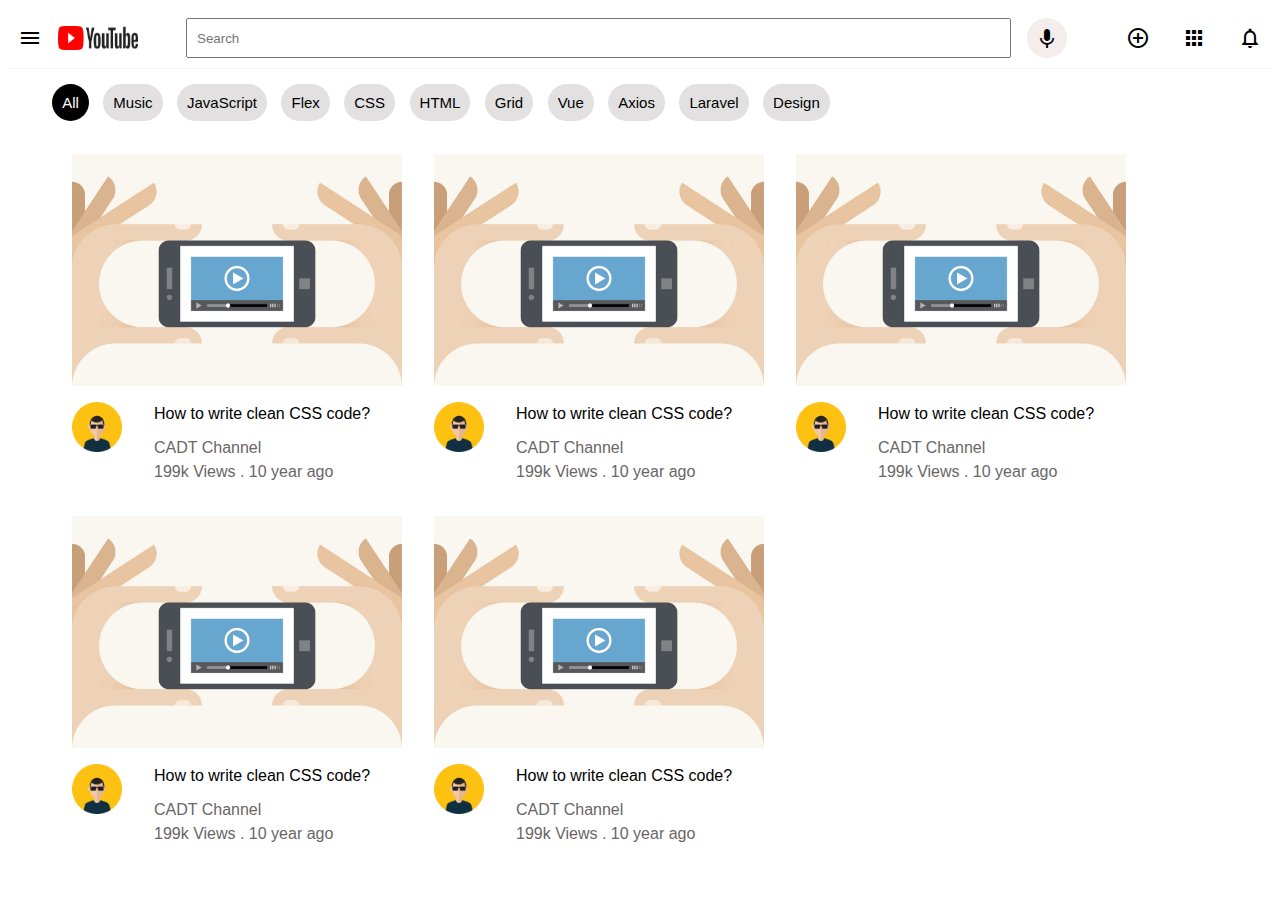
<file: Flex Box Real Cases/START-CODE/EX 2/index.html>
<!DOCTYPE html>
<html lang="en">
<head>
    <meta charset="UTF-8">
    <meta http-equiv="X-UA-Compatible" content="IE=edge">
    <meta name="viewport" content="width=device-width, initial-scale=1.0">
    <title>YouTube</title>
    <link rel="stylesheet" href="https://fonts.googleapis.com/icon?family=Material+Icons">
    <link rel="stylesheet" href="css/main.css">
</head>
<body>
    <nav>
        <div class="nav-left">
            <i class="material-icons">menu</i>
            <img src="assets/logo.jpg" alt="logo" width="80">
        </div>
        <div class="nav-center">
            <input type="text" placeholder="Search">
            <i class="material-icons">keyboard_voice</i>
        </div>
        <div class="nav-right">
            <i class="material-icons">control_point</i>
            <i class="material-icons">apps</i>
            <i class="material-icons">notifications_none</i>
        </div>
    </nav>
    <header>
        <span class="active">All</span>
        <span>Music</span>
        <span>JavaScript</span>
        <span>Flex</span>
        <span>CSS</span>
        <span>HTML</span>
        <span>Grid</span>
        <span>Vue</span>
        <span>Axios</span>
        <span>Laravel</span>
        <span>Design</span>
    </header>
    <section class="video-container">
        <div class="video">
            <div class="video-thumbnail">
                <img src="assets/video-icon.png" alt="" width="300">
            </div>
            <div class="video-text">
                <div class="avatar">
                    <img src="assets/avatar.jpg" alt="" width="50">
                </div>
                <div class="text">
                    <strong>How to write clean CSS code?</strong>
                    <p>CADT Channel</p>
                    <span>199k Views . 10 year ago</span>
                </div>
            </div>
        </div>

        <div class="video">
            <div class="video-thumbnail">
                <img src="assets/video-icon.png" alt="" width="300">
            </div>
            <div class="video-text">
                <div class="avatar">
                    <img src="assets/avatar.jpg" alt="" width="50">
                </div>
                <div class="text">
                    <strong>How to write clean CSS code?</strong>
                    <p>CADT Channel</p>
                    <span>199k Views . 10 year ago</span>
                </div>
            </div>
        </div>

        <div class="video">
            <div class="video-thumbnail">
                <img src="assets/video-icon.png" alt="" width="300">
            </div>
            <div class="video-text">
                <div class="avatar">
                    <img src="assets/avatar.jpg" alt="" width="50">
                </div>
                <div class="text">
                    <strong>How to write clean CSS code?</strong>
                    <p>CADT Channel</p>
                    <span>199k Views . 10 year ago</span>
                </div>
            </div>
        </div>

        <div class="video">
            <div class="video-thumbnail">
                <img src="assets/video-icon.png" alt="" width="300">
            </div>
            <div class="video-text">
                <div class="avatar">
                    <img src="assets/avatar.jpg" alt="" width="50">
                </div>
                <div class="text">
                    <strong>How to write clean CSS code?</strong>
                    <p>CADT Channel</p>
                    <span>199k Views . 10 year ago</span>
                </div>
            </div>
        </div>

        <div class="video">
            <div class="video-thumbnail">
                <img src="assets/video-icon.png" alt="" width="300">
            </div>
            <div class="video-text">
                <div class="avatar">
                    <img src="assets/avatar.jpg" alt="" width="50">
                </div>
                <div class="text">
                    <strong>How to write clean CSS code?</strong>
                    <p>CADT Channel</p>
                    <span>199k Views . 10 year ago</span>
                </div>
            </div>
        </div>
        
    
    </section>
</body>
</html>
</file>
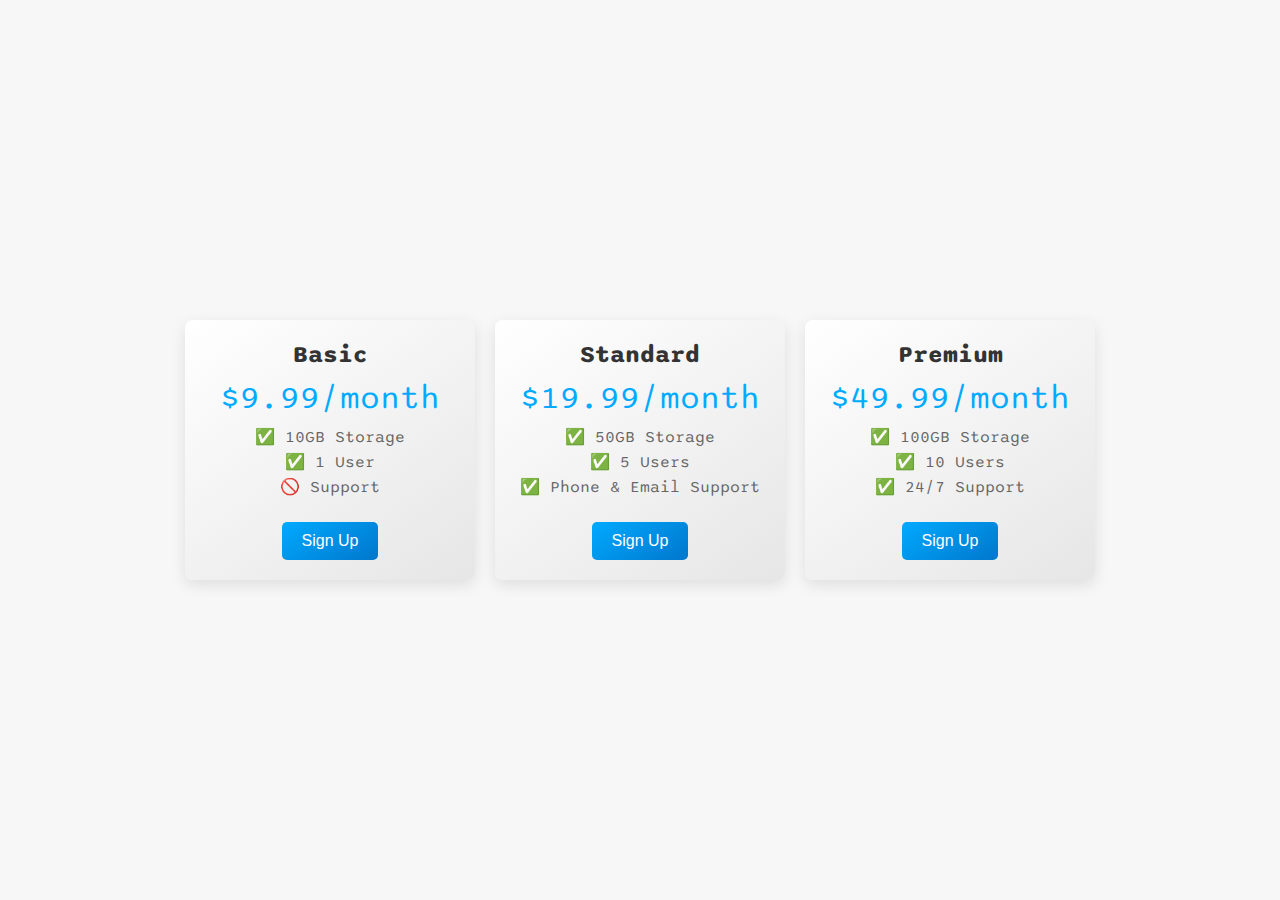
<file: Flex Box Real Cases/START-CODE/EX 3/index.html>
<!DOCTYPE html>
<html>
  <head>
    <title>Flexbox Pricing Table</title>
    <link rel="preconnect" href="https://fonts.googleapis.com" />
    <link rel="preconnect" href="https://fonts.gstatic.com" crossorigin />
    <link
      href="https://fonts.googleapis.com/css2?family=Sono:wght@400;700&display=swap"
      rel="stylesheet"
    />
    <link rel="stylesheet" href="style.css">
    <style>
      body {
        font-family: "Sono", sans-serif;
      }

      /* Hint: What can you do with a media query and flexbox? */
      @media (max-width: 1250px) {
        .pricing-container {
          flex-direction: column;
          align-items: center;
        }
      
        .pricing-plan {
          width: 90%;
          max-width: 300px;
        }
      }

    </style>
  </head>

  <body>
    <div class="pricing-container">
      <div class="pricing-plan">
        <div class="plan-title">Basic</div>
        <div class="plan-price">$9.99/month</div>
        <ul class="plan-features">
          <li>✅ 10GB Storage</li>
          <li>✅ 1 User</li>
          <li>🚫 Support</li>
        </ul>
        <button class="plan-button">Sign Up</button>
      </div>
      <div class="pricing-plan">
        <div class="plan-title">Standard</div>
        <div class="plan-price">$19.99/month</div>
        <ul class="plan-features">
          <li>✅ 50GB Storage</li>
          <li>✅ 5 Users</li>
          <li>✅ Phone &amp; Email Support</li>
        </ul>
        <button class="plan-button">Sign Up</button>
      </div>
      <div class="pricing-plan">
        <div class="plan-title">Premium</div>
        <div class="plan-price">$49.99/month</div>
        <ul class="plan-features">
          <li>✅ 100GB Storage</li>
          <li>✅ 10 Users</li>
          <li>✅ 24/7 Support</li>
        </ul>
        <button class="plan-button">Sign Up</button>
      </div>
    </div>
  </body>
</html>
</file>
<file: Flex Box Real Cases/START-CODE/EX 2/css/main.css>
body {
    font-family: Roboto, Arial, sans-serif;
}
nav {
  
    /*  TODO */
    display: flex;
    flex-direction: row;
    align-items: center;
    gap: 3rem;
    box-shadow: rgba(27, 31, 35, 0.04) 0px 1px 0px, rgba(255, 255, 255, 0.25) 0px 1px 0px inset;
    padding: 10px;
}
.nav-left {
    /*  TODO */
    display: flex;
    justify-content: flex-start;
    gap: 1rem;
}
.nav-right {
    /*  TODO */
    display: flex;
    gap: 2rem;
}
.nav-center {
    /*  TODO */
    display: flex;
    flex-direction: row;
    gap: 1rem;
    align-self: center;
    flex-grow: 1;
}
.nav-center input {
    width: 90%;
    padding: 9px;
}
.nav-center i {
    background: #f5ecec;
    padding: 8px;
    box-sizing: border-box;
    border-radius: 50%;
}
header {
    width: 93%;
    margin: auto;
    margin-top: 16px;
    padding: 10px;
}
header span {
    padding: 10px;
    background: #e2e0e0;
    border-radius: 40px;
    cursor: pointer;
    font-size: 15px;
    margin-right: 10px;
}
.active {
    background: #000;
    color: #fff;
}
.video-container { 
    /*  TODO */
    display: flex;
    flex-wrap: wrap;
    gap: 2rem;
    margin-left: 4rem;
    margin-top: 2rem;
}
.video {

   /*  TODO */
   display: flex;
   flex-direction: column;
   justify-content: space-around;
}
.video-thumbnail img {
   /*  TODO */
   display: flex;
   width: 330px;
}
.video-text {
  /*  TODO */
  display: flex;
  gap: 2rem;
  margin-top: 1rem;
}


.text {
    line-height: 1.5;
}
.text p {
    margin: 0;
    margin-top: 10px;
}
.text p,
.text span {
    color: rgb(105, 102, 102);
}
.text strong {
    font-weight: 500;
}
</file>
<file: Flex Box Real Cases/START-CODE/EX 3/style.css>
/* style.css */
body {
    display: flex;
    justify-content: center;
    align-items: center;
    min-height: 100vh;
    margin: 0;
    background-color: #f7f7f7;
  }
  
  .pricing-container {
    display: flex;
    gap: 20px;
  }
  
  .pricing-plan {
    background: linear-gradient(145deg, #ffffff, #e6e6e6);
    box-shadow: 0px 5px 15px rgba(0, 0, 0, 0.1);
    border-radius: 8px;
    text-align: center;
    padding: 20px;
    width: 250px;
    transition: transform 0.2s;
  }
  
  .pricing-plan:hover {
    transform: scale(1.05);
  }
  
  .plan-title {
    font-size: 1.5rem;
    font-weight: bold;
    color: #333;
    margin-bottom: 10px;
  }
  
  .plan-price {
    font-size: 2rem;
    color: #00aaff;
    margin-bottom: 10px;
  }
  
  .plan-features {
    list-style-type: none;
    padding: 0;
    margin: 0;
    color: #666;
  }
  
  .plan-features li {
    margin: 5px 0;
  }
  
  .plan-button {
    background: linear-gradient(145deg, #00aaff, #0077cc);
    color: #fff;
    border: none;
    border-radius: 5px;
    padding: 10px 20px;
    cursor: pointer;
    font-size: 1rem;
    margin-top: 20px;
    transition: background 0.3s;
  }
  
  .plan-button:hover {
    background: #005f99;
  }
</file>
